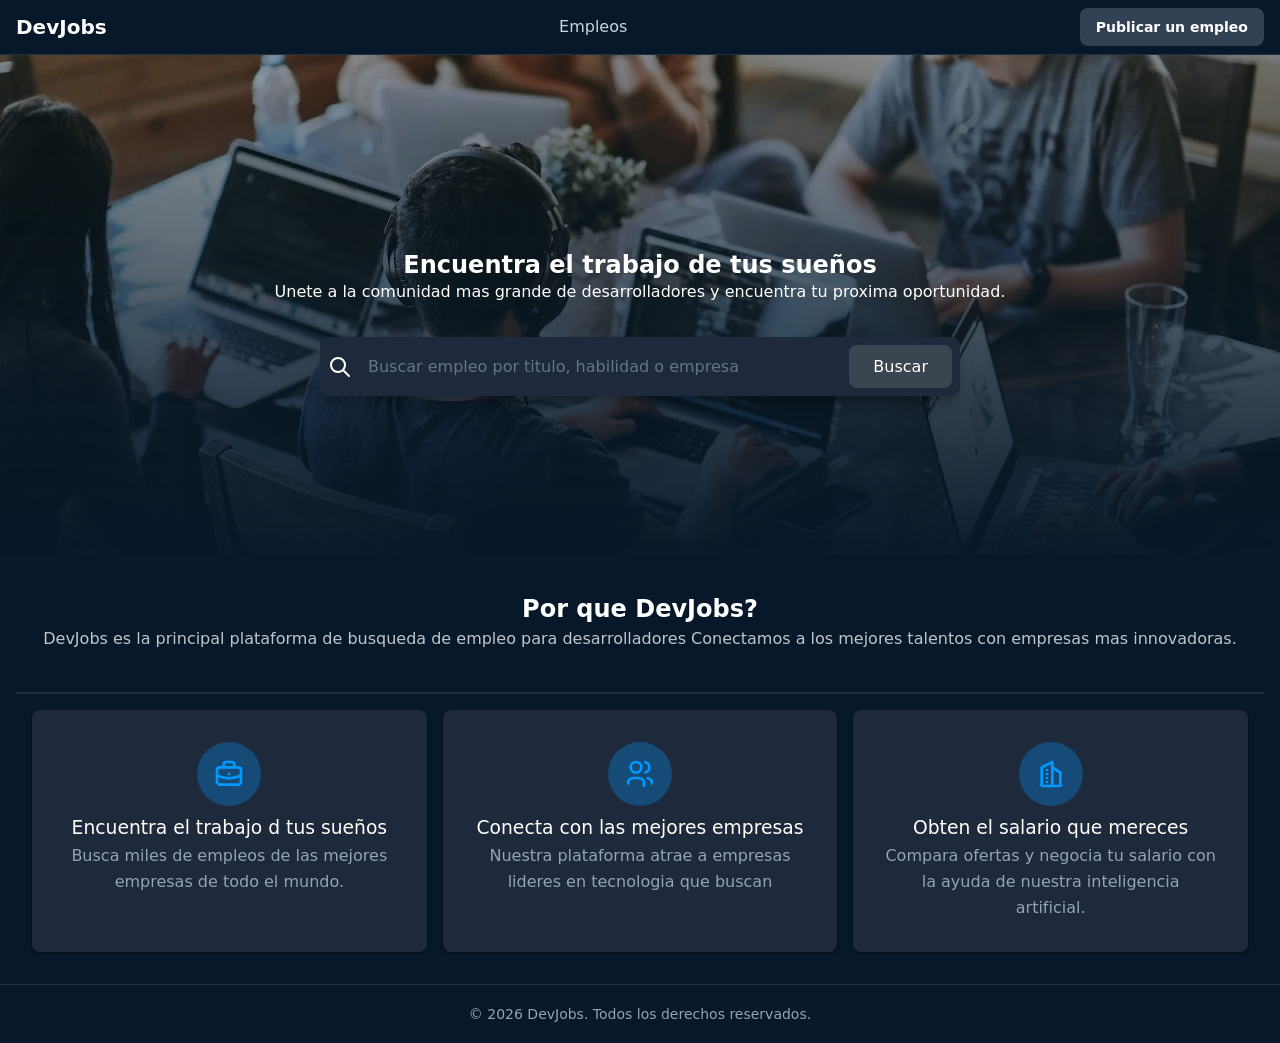
<file: index.html>
<!doctype html>

<html lang="es">
  <head>
    <title>DevJobs - Inicio</title>

    <meta charset="UTF-8" />
    <meta
      name="description"
      content="Encuentra las mejores ofertas de trabajo para desarrolladores en DevJobs"
    />

    <link rel="stylesheet" href="./styles.css" />
  </head>

  <body>
    <header>
      <h2>DevJobs</h2>

      <nav>
        <!-- <a href="./index.html">Inicio</a> -->
        <a href="./empleos.html">Empleos</a>
      </nav>

      <div>
        <a href="">Publicar un empleo</a>
        <!-- <a href="">Iniciar sesion</a> -->
      </div>
    </header>

    <main>
      <section>
        <img src="./background.webp" width="200" />

        <h1>Encuentra el trabajo de tus sueños</h1>

        <p>
          Unete a la comunidad mas grande de desarrolladores y encuentra tu
          proxima oportunidad.
        </p>

        <form role="search">
          <div>
            <svg
              xmlns="http://www.w3.org/2000/svg"
              width="24"
              height="24"
              viewBox="0 0 24 24"
              fill="none"
              stroke="currentColor"
              stroke-width="2"
              stroke-linecap="round"
              stroke-linejoin="round"
              class="icon icon-tabler icons-tabler-outline icon-tabler-search"
            >
              <path stroke="none" d="M0 0h24v24H0z" fill="none" />
              <path d="M3 10a7 7 0 1 0 14 0a7 7 0 1 0 -14 0" />
              <path d="M21 21l-6 -6" />
            </svg>

            <input
              type="text"
              placeholder="Buscar empleo por titulo, habilidad o empresa"
              required
            />

            <button type="submit">Buscar</button>
          </div>
        </form>
      </section>

      <section>
        <header>
          <h1>Por que DevJobs?</h1>
          <p>
            DevJobs es la principal plataforma de busqueda de empleo para
            desarrolladores Conectamos a los mejores talentos con empresas mas
            innovadoras.
          </p>
        </header>

        <footer>
          <article>
            <svg
              xmlns="http://www.w3.org/2000/svg"
              width="24"
              height="24"
              viewBox="0 0 24 24"
              fill="none"
              stroke="currentColor"
              stroke-width="2"
              stroke-linecap="round"
              stroke-linejoin="round"
              class="icon icon-tabler icons-tabler-outline icon-tabler-briefcase"
            >
              <path stroke="none" d="M0 0h24v24H0z" fill="none" />
              <path
                d="M3 9a2 2 0 0 1 2 -2h14a2 2 0 0 1 2 2v9a2 2 0 0 1 -2 2h-14a2 2 0 0 1 -2 -2l0 -9"
              />
              <path d="M8 7v-2a2 2 0 0 1 2 -2h4a2 2 0 0 1 2 2v2" />
              <path d="M12 12l0 .01" />
              <path d="M3 13a20 20 0 0 0 18 0" />
            </svg>
            <h3>Encuentra el trabajo d tus sueños</h3>
            <p>
              Busca miles de empleos de las mejores empresas de todo el mundo.
            </p>
          </article>

          <article>
            <svg
              xmlns="http://www.w3.org/2000/svg"
              width="24"
              height="24"
              viewBox="0 0 24 24"
              fill="none"
              stroke="currentColor"
              stroke-width="2"
              stroke-linecap="round"
              stroke-linejoin="round"
              class="icon icon-tabler icons-tabler-outline icon-tabler-users"
            >
              <path stroke="none" d="M0 0h24v24H0z" fill="none" />
              <path d="M5 7a4 4 0 1 0 8 0a4 4 0 1 0 -8 0" />
              <path d="M3 21v-2a4 4 0 0 1 4 -4h4a4 4 0 0 1 4 4v2" />
              <path d="M16 3.13a4 4 0 0 1 0 7.75" />
              <path d="M21 21v-2a4 4 0 0 0 -3 -3.85" />
            </svg>
            <h3>Conecta con las mejores empresas</h3>
            <p>
              Nuestra plataforma atrae a empresas lideres en tecnologia que
              buscan
            </p>
          </article>

          <article>
            <svg
              xmlns="http://www.w3.org/2000/svg"
              width="24"
              height="24"
              viewBox="0 0 24 24"
              fill="none"
              stroke="currentColor"
              stroke-width="2"
              stroke-linecap="round"
              stroke-linejoin="round"
              class="icon icon-tabler icons-tabler-outline icon-tabler-building-skyscraper"
            >
              <path stroke="none" d="M0 0h24v24H0z" fill="none" />
              <path d="M3 21l18 0" />
              <path d="M5 21v-14l8 -4v18" />
              <path d="M19 21v-10l-6 -4" />
              <path d="M9 9l0 .01" />
              <path d="M9 12l0 .01" />
              <path d="M9 15l0 .01" />
              <path d="M9 18l0 .01" />
            </svg>
            <h3>Obten el salario que mereces</h3>
            <p>
              Compara ofertas y negocia tu salario con la ayuda de nuestra
              inteligencia artificial.
            </p>
          </article>
        </footer>
      </section>
    </main>

    <footer>
      <small>&copy; 2026 DevJobs. Todos los derechos reservados.</small>
    </footer>
  </body>
</html>
</file>
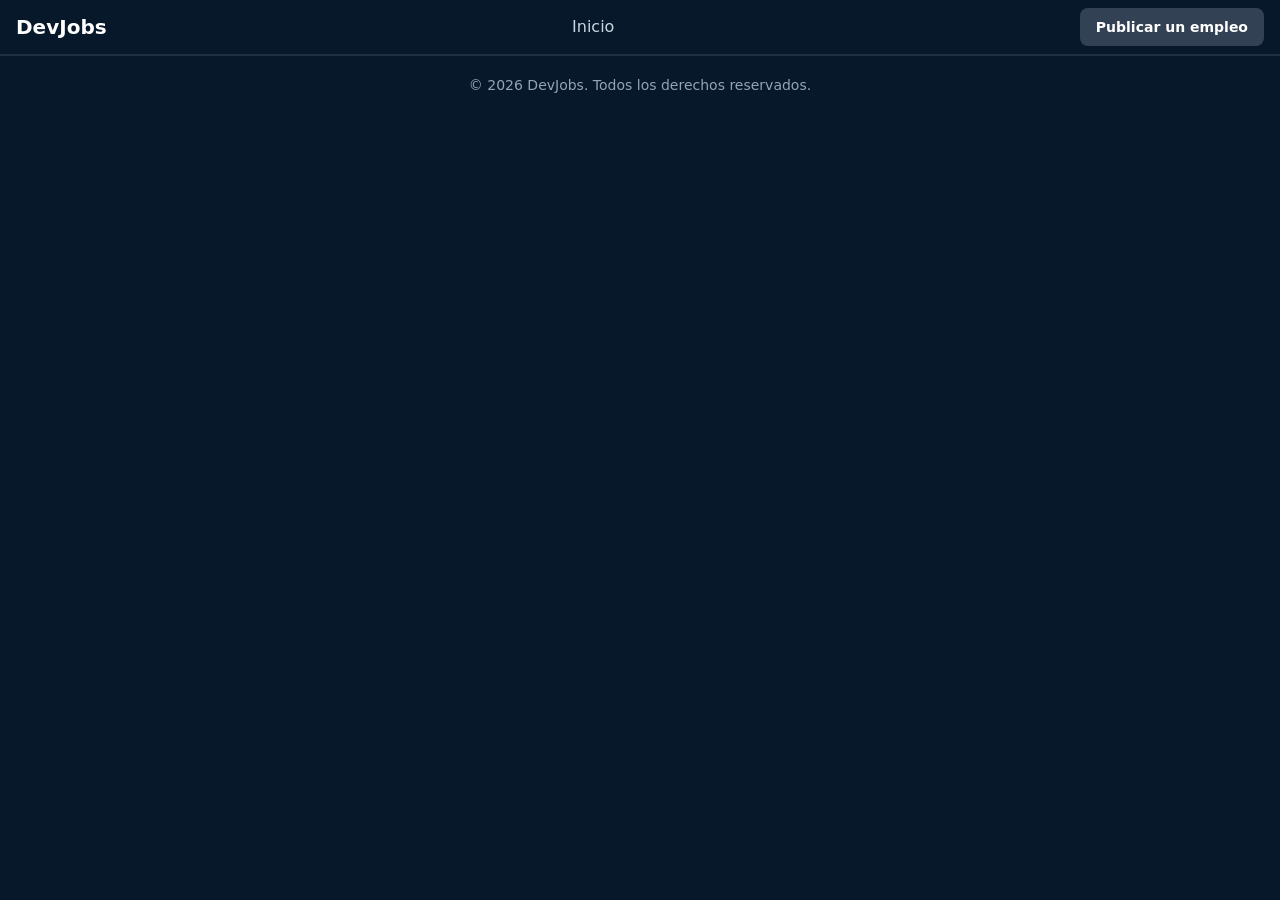
<file: empleos.html>
<!doctype html>
<html lang="en">
  <head>
    <title>DevJobs - Empleos</title>
    <meta charset="UTF-8" />
    <meta
      name="description"
      content="Listado con empleos y filtros para encontrar el trabajo de tus sueños"
    />

    <link rel="stylesheet" href="./styles.css" />
  </head>
  <body>
    <header>
      <h2>DevJobs</h2>

      <nav>
        <a href="./index.html">Inicio</a>
      </nav>

      <div>
        <a href="">Publicar un empleo</a>
        <!-- <a href="">Iniciar sesion</a> -->
      </div>
    </header>

    <footer>
      <small>&copy; 2026 DevJobs. Todos los derechos reservados.</small>
    </footer>
  </body>
</html>
</file>
<file: styles.css>
* {
  margin: 0;
  padding: 0;
  box-sizing: border-box;
}

:root {
  --primary: #3b4550;
  --primary-dark: #0a3d66;
  --primary-hover: #0d5ba8;
  --primary-light: #09f;
  --background: #06182a;
  --text-primary: #ffffff;
  --text-secondary: #cbd5e1;
  --text-muted: #94a3b8;
  --border: rgba(255, 255, 255, 0.1);
  --card-bg: #1e293b;
  --shadow: rgba(0, 0, 0, 0.3);
  --input-bg: #1e293b;
  --hsla-example: hsla(210, 100%, 56%, 1);
}

@font-face {
  font-family: "Inter Variable";
  font-style: normal;
  font-display: swap;
  font-weight: 100 900;
  src: url(https://cdn.jsdelivr.net/fontsource/fonts/inter:vf@latest/latin-wght-normal.woff2)
    format("woff2-variations");
  unicode-range:
    U+0000-00FF, U+0131, U+0152-0153, U+02BB-02BC, U+02C6, U+02DA, U+02DC,
    U+0304, U+0308, U+0329, U+2000-206F, U+20AC, U+2122, U+2191, U+2193, U+2212,
    U+2215, U+FEFF, U+FFFD;
}

body {
  font-family: system-ui;
  background-color: var(--background);
  color: var(--text-primary);
  min-height: 100vh;
  display: flex;
  flex-direction: column;
  line-height: 1.6;
}

/* Títulos principales */
h1 {
  font-size: 1.5rem;
  line-height: 1.2;
  text-wrap: balance;
  display: flex;
  align-items: center;
  gap: 0.5rem;

  svg {
    width: 2rem;
    height: 2rem;
    color: var(--primary-light);
  }
}

h1 + p {
  text-wrap: balance;
  margin-bottom: 2rem;
}

/* Header */
header {
  border-bottom: 1px solid var(--border);
  background: var(--background);
  padding: 0.5rem 1rem;
  display: flex;
  align-items: center;
  justify-content: space-between;
  gap: 2rem;

  h2 {
    font-size: 1.25rem;
    font-weight: 700;
    color: var(--text-primary);
  }
}

/* Navegación del header a otras páginas */
nav {
  align-items: center;
  gap: 1rem;
  display: flex;

  a {
    text-decoration: none;
    color: var(--text-secondary);
    transition: color 0.2s;
    font-weight: 500;

    &:hover,
    &:focus {
      color: var(--primary);
      outline: none;
    }
  }
}

/* Botones del Header */
header div a {
  padding: 0.5rem 1rem;
  border-radius: 0.5rem;
  background-color: #334155;
  color: var(--text-primary);
  display: inline-block;
  font-size: 0.875rem;
  font-weight: 700;
  text-decoration: none;
  /* TODO */
}

/* Hero */
main > section:nth-child(1) {
  height: 500px;
  text-align: center;
  display: flex;
  flex-direction: column;
  justify-content: center;
  align-items: center;

  h1 {
    padding-top: 36px;
  }

  & > img {
    position: absolute;
    width: 100%;
    height: 100%;
    object-fit: cover;
    z-index: -1;
    left: 0;
    right: 0;
    mask-image: linear-gradient(
      to bottom,
      rgba(16, 25, 34, 1) 5%,
      rgba(16, 25, 34, 0) 80%
    );
  }
}

/* Formulario de Búsqueda */
form {
  max-width: 42rem;
  width: 100%;
  margin: 0 auto;
  padding-inline: 1rem;
}

form > div {
  display: flex;
  align-items: center;
  background-color: var(--input-bg);
  border-radius: 0.5rem;
  box-shadow: 0 10px 15px -3px var(--shadow);
  padding: 0.5rem;
  gap: 0.5rem;
}

form span {
  padding-left: 0.75rem;
  color: var(--text-muted);
  display: flex;
  align-items: center;
  flex-shrink: 0;
}

form input[type="text"] {
  flex: 1;
  background: transparent;
  border: none;
  outline: none;
  color: var(--text-primary);
  padding: 0.75rem 0.5rem;
  font-size: 1rem;
  font-family: inherit;
}

form input[type="text"]::placeholder {
  color: #64748b;
}

button {
  padding: 0.75rem 1.5rem;
  border-radius: 0.5rem;
  background-color: var(--primary);
  color: white;
  font-weight: 400;
  border: none;
  cursor: pointer;
  transition: all 0.2s;
  font-family: inherit;
  font-size: 1rem;
  white-space: nowrap;

  &:hover, /* pseudo-clase que significa que el ratón está encima */
  &:focus {
    /* pseudo-clase que significa que el elemento tiene el foco */
    background-color: var(--primary-hover);
    outline: 2px solid white;
    outline-offset: 2px;
  }

  &:active {
    transform: scale(0.9);
  }

  &:disabled {
    opacity: 0.5;
    pointer-events: none;
  }
}

/* Features Section */
main > section:nth-child(2) {
  padding-inline: 1rem;
  background-color: var(--background);
  padding-top: 2rem;

  & > header {
    gap: 2px;
    flex-direction: column;

    h2 {
      margin-bottom: 0;
    }

    p {
      opacity: 0.75;
    }
  }

  & > div {
    max-width: 1280px;
    margin: 0 auto;
  }
}

main > section:nth-child(2) h2 {
  font-size: 1.875rem;
  font-weight: 700;
  color: var(--text-primary);
  margin-bottom: 1rem;
}

main > section:nth-child(2) > div > div:first-child > p {
  font-size: 1.125rem;
  color: var(--text-muted);
  max-width: 42rem;
  margin: 0 auto;
}

/* Grid de Features */
main > section:nth-child(2) footer {
  display: grid;
  grid-template-columns: repeat(auto-fit, minmax(280px, 1fr));
  gap: 16px;
}

/*add this*/

/* Feature Cards */
/* article {
  background-color: var(--card-bg);
  padding: 2rem;
  margin-bottom: 16px;
  border-radius: 0.5rem;                   
  box-shadow: 0px 1px 3px 0 var(--shadow); 

  svg {
    color: var(--primary-light);          
    background: rgba(0, 153, 255, 0.3);  
    border-radius: 9999px;               
    width: 64px;                         
    height: 64px;                        
    padding: 16px;                       
  }

  h3 {
    font-weight: 500;
  }

  p {
    color: var(--text-muted);
  }
} */

/* Footer */
footer {
  background-color: var(--background);
  border-top: 1px solid var(--border);
  text-align: center;
  padding: 16px;

  small {
    color: var(--text-muted);
    font-size: 0.875rem;
  }
}

article {
  background-color: var(--card-bg);
  padding: 2rem;
  margin-bottom: 16px;
  border-radius: 0.5rem;
  box-shadow: 0px 1px 3px 0px rgba(0, 0, 0, 0.5);

  svg {
    color: var(--primary-light);
    background: rgba(0, 153, 255, 0.3);
    width: 64px;
    height: 64px;
    border-radius: 100%;
    padding: 16px;
  }

  p {
    color: var(--text-muted);
  }

  h3 {
    font-weight: 500;
  }
}
</file>
